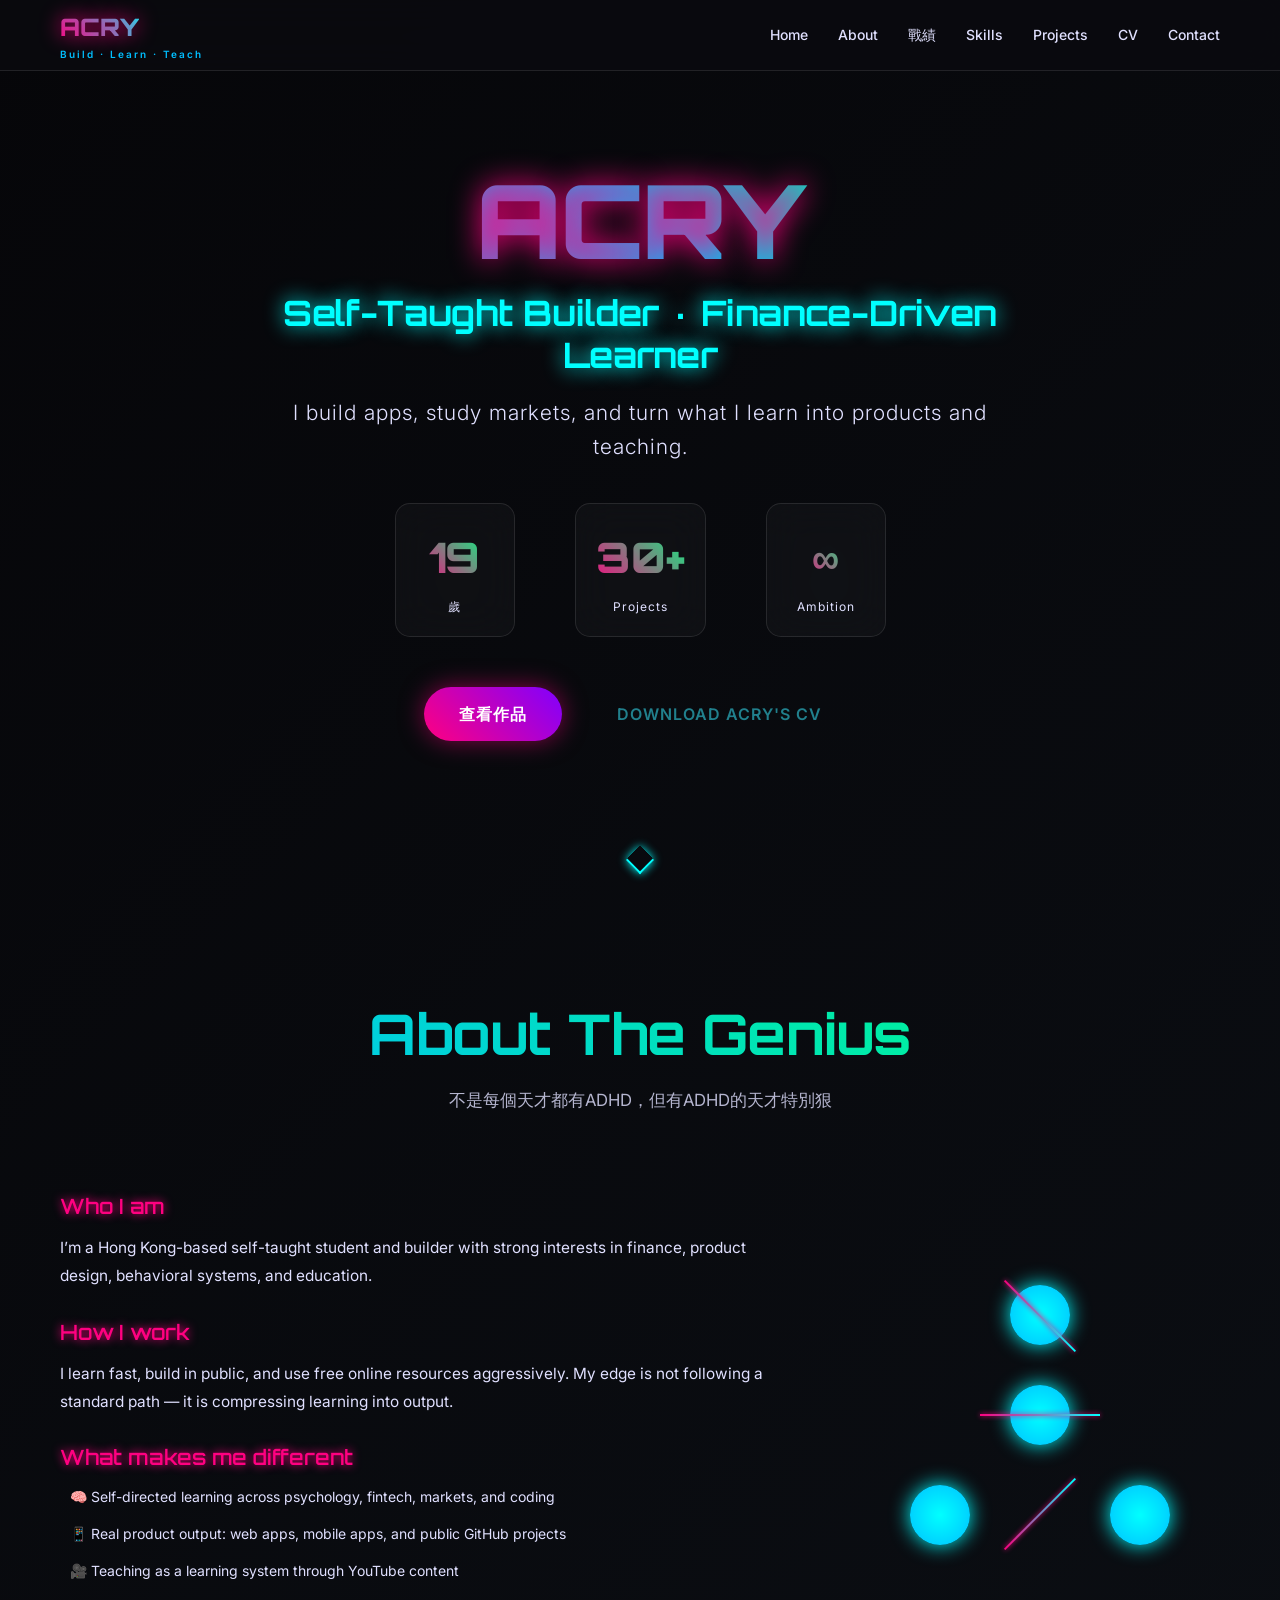
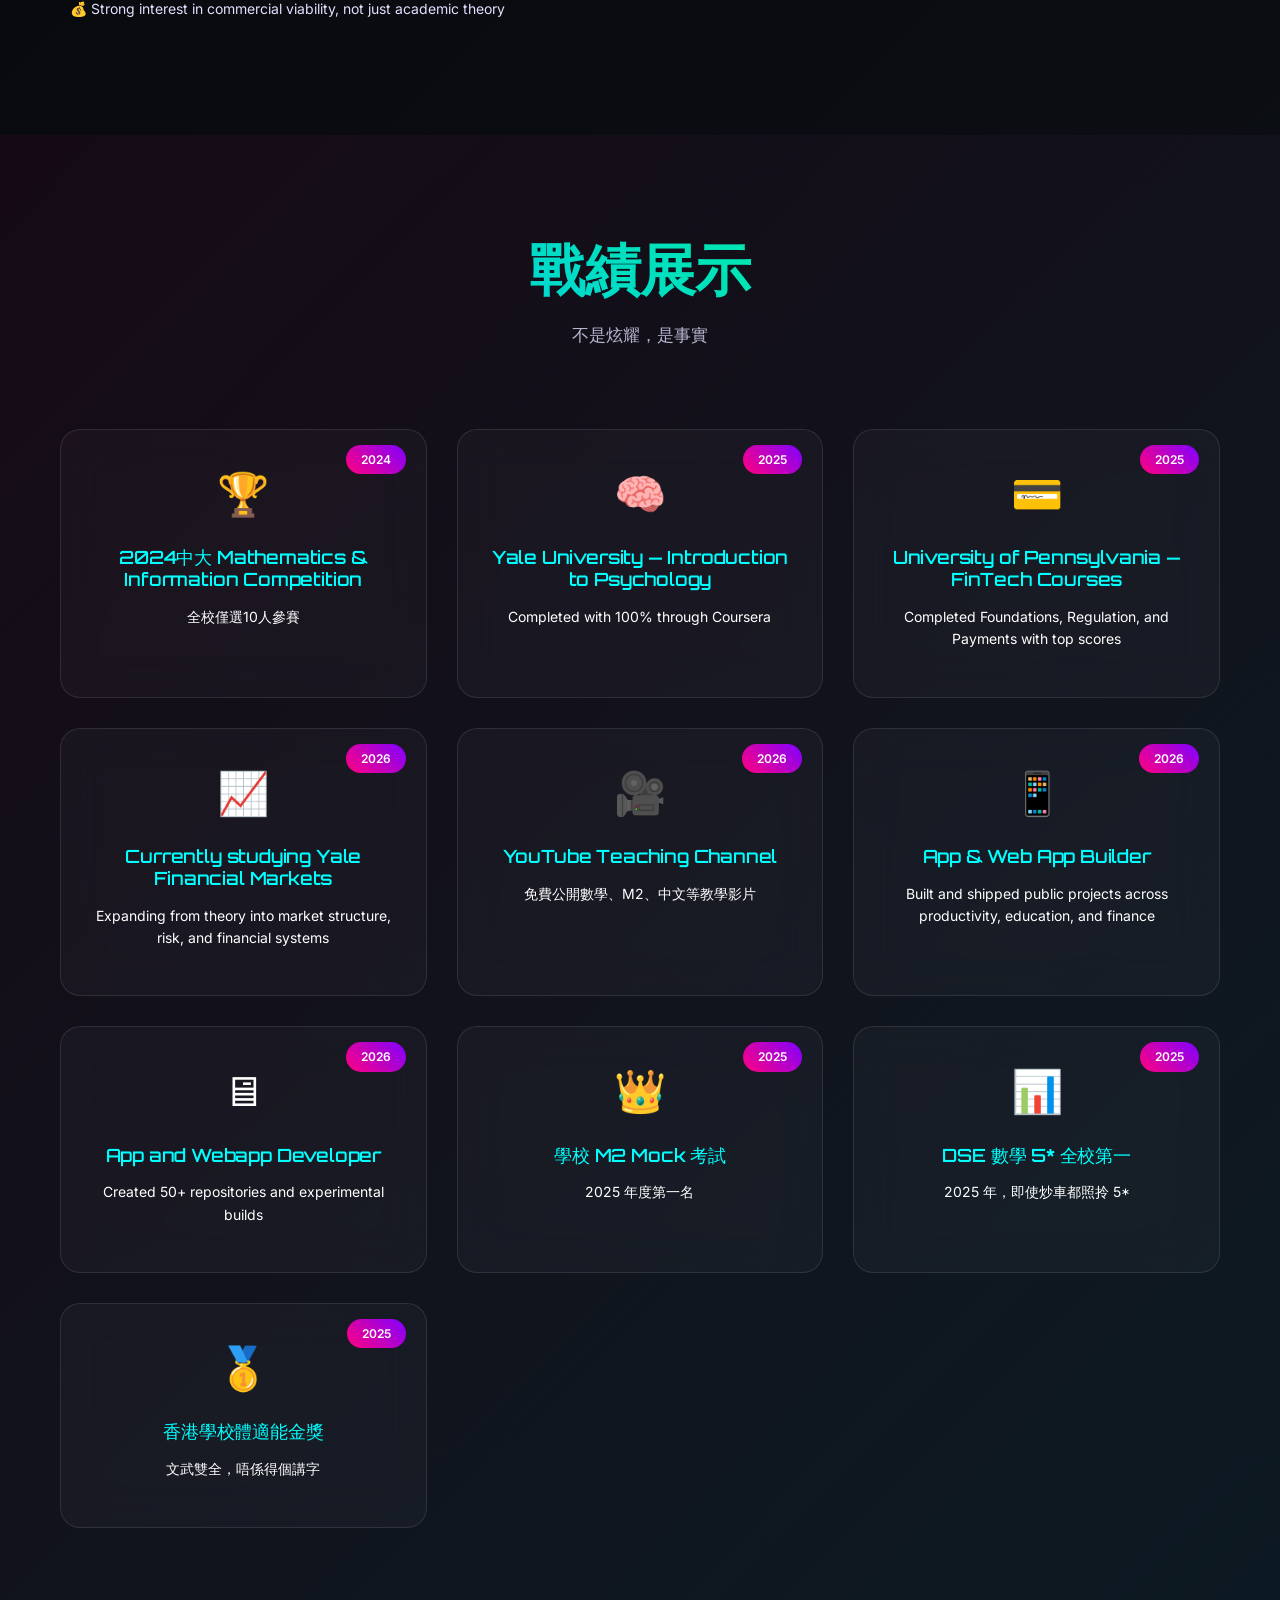
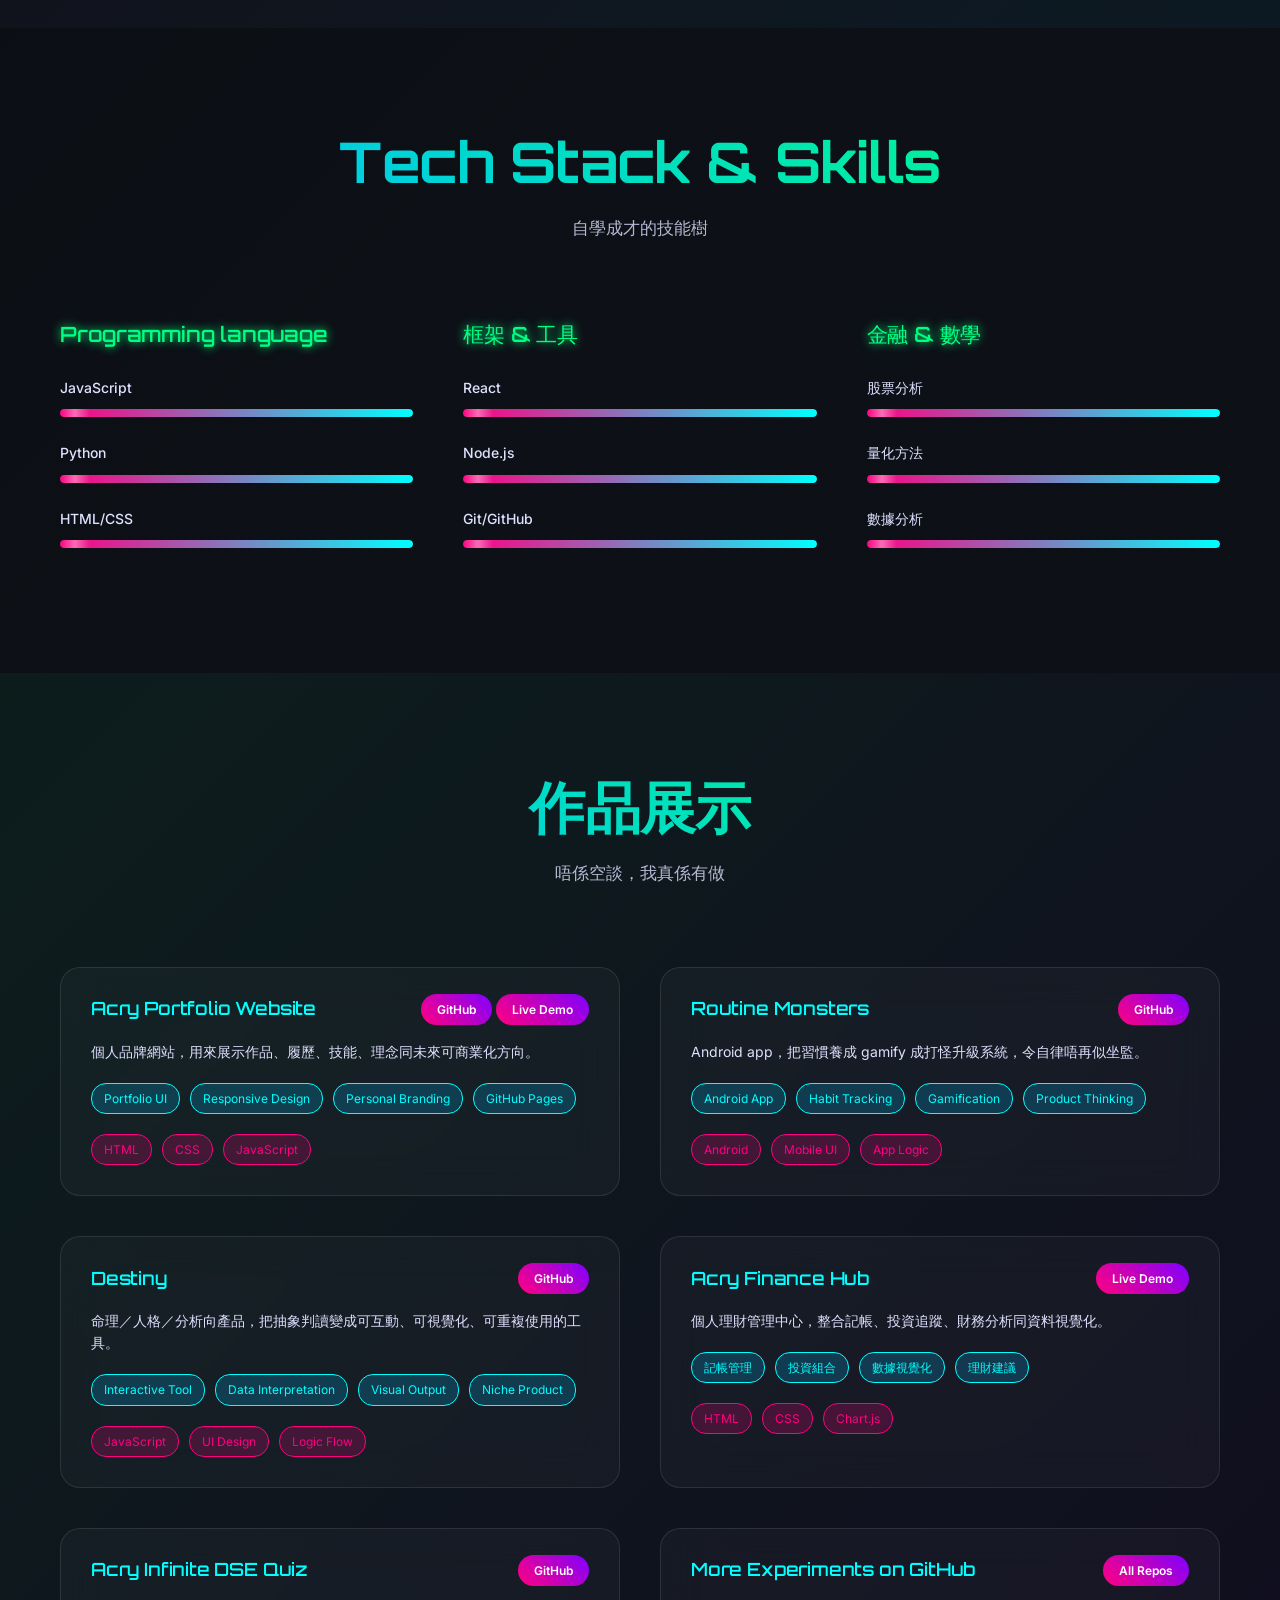
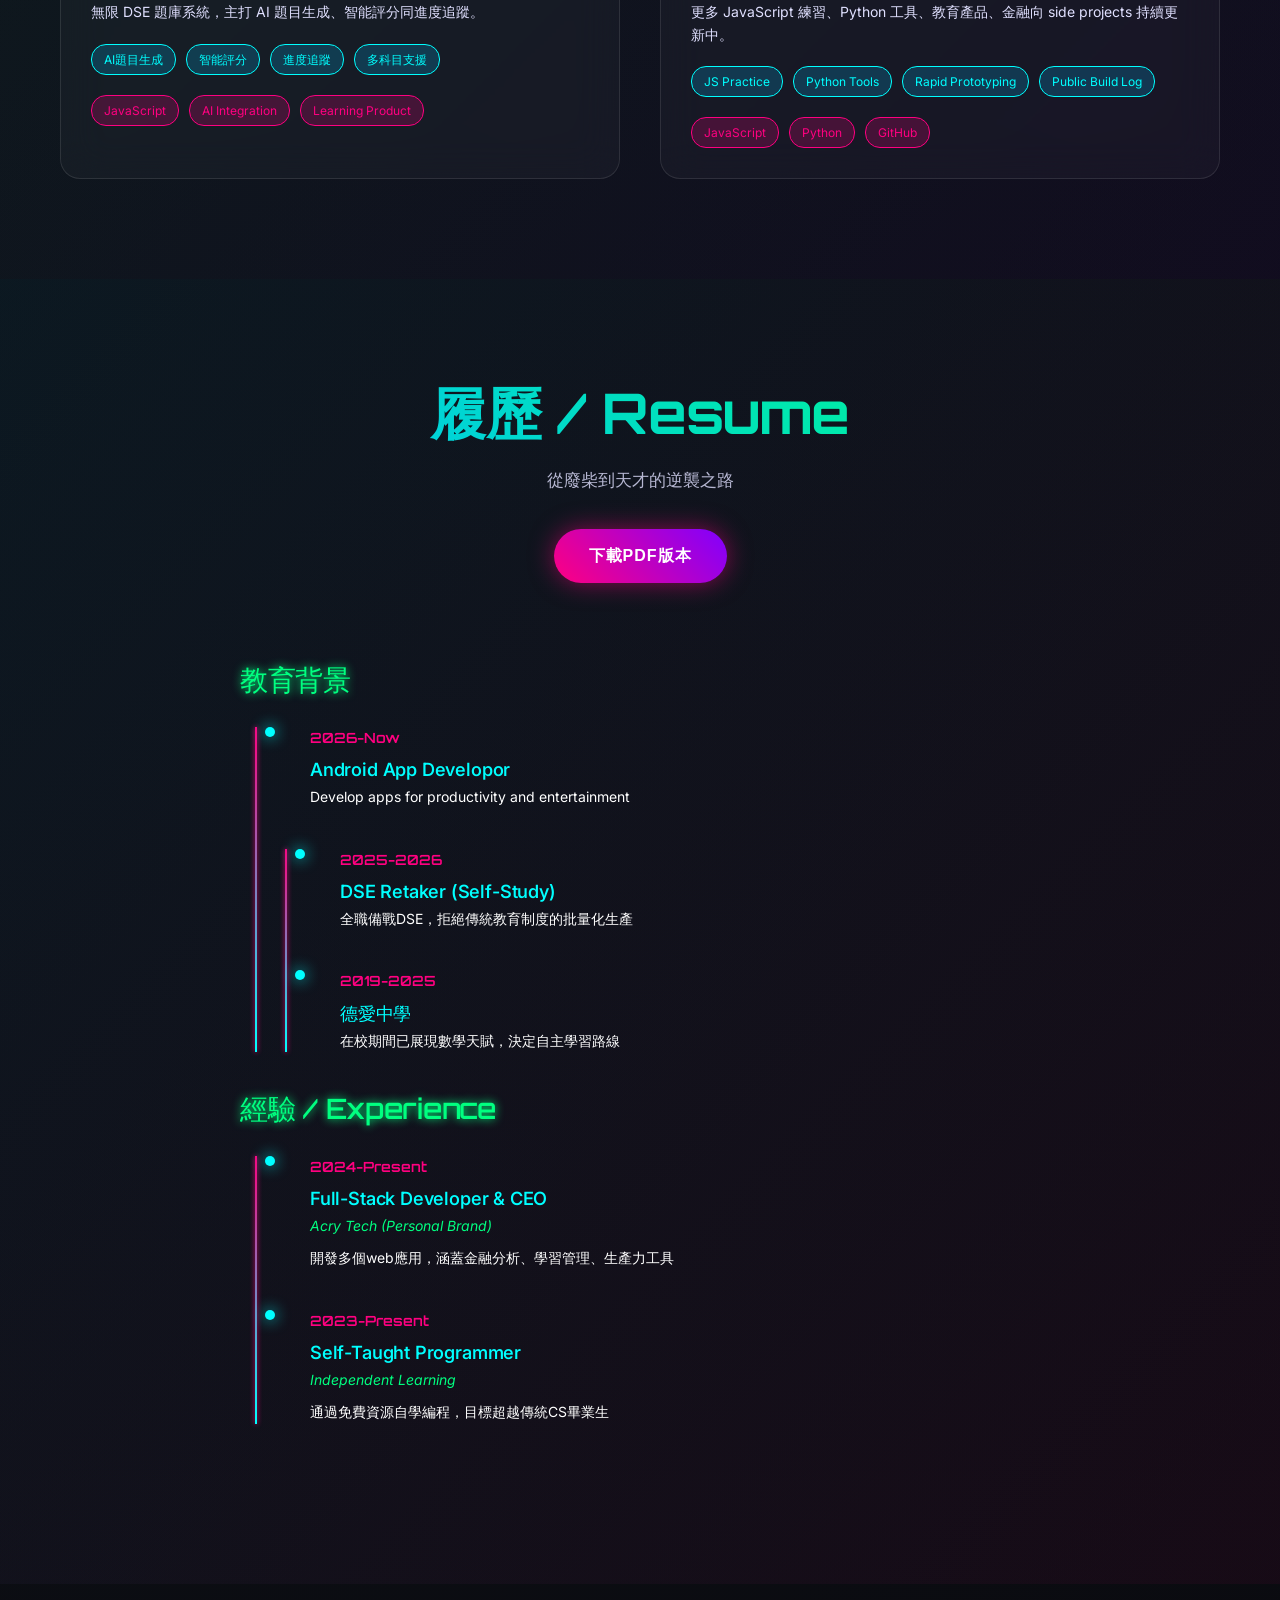
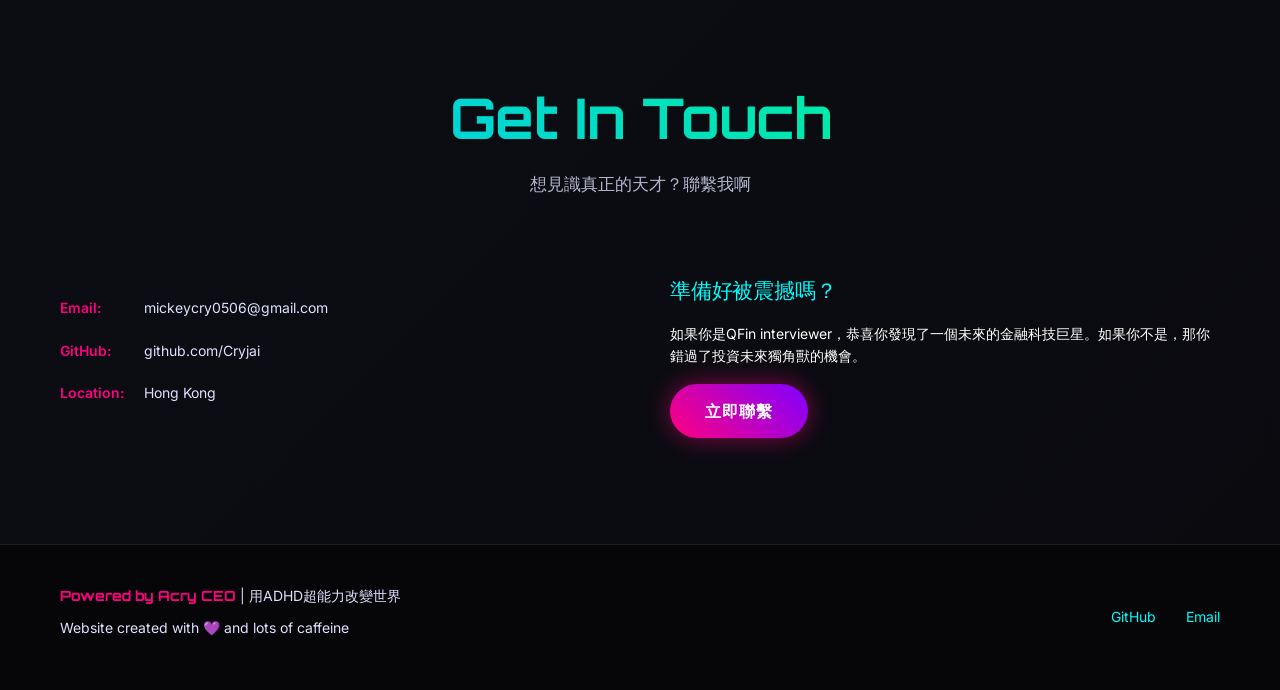
<file: index.html>
<!DOCTYPE html>
<html lang="zh-HK">
<head>
    <meta charset="UTF-8">
    <meta name="viewport" content="width=device-width, initial-scale=1.0">
    <title>Acry Cheng - | ADHD | polymath Portfolio</title>
    <link rel="stylesheet" href="style.css">
    <link href="https://fonts.googleapis.com/css2?family=Orbitron:wght@400;700;900&family=Inter:wght@300;400;500;600;700&display=swap" rel="stylesheet">
</head>
<body>
    <!-- Navigation -->
    <nav class="nav" id="nav">
        <div class="nav-container">
<div class="nav-logo">
  <span class="logo-text">ACRY</span>
  <span class="logo-subtitle">Build · Learn · Teach</span>
</div>
            <ul class="nav-menu" id="nav-menu">
                <li><a href="#home" class="nav-link">Home</a></li>
                <li><a href="#about" class="nav-link">About</a></li>
                <li><a href="#achievements" class="nav-link">戰績</a></li>
                <li><a href="#skills" class="nav-link">Skills</a></li>
                <li><a href="#projects" class="nav-link">Projects</a></li>
                <li><a href="#cv" class="nav-link">CV</a></li>
                <li><a href="#contact" class="nav-link">Contact</a></li>
            </ul>
            <div class="hamburger" id="hamburger">
                <span></span>
                <span></span>
                <span></span>
            </div>
        </div>
    </nav>

    <!-- Hero Section -->
    <section id="home" class="hero">
        <div class="hero-background">
            <div class="matrix-bg" id="matrix-bg"></div>
            <div class="glow-orb glow-orb-1"></div>
            <div class="glow-orb glow-orb-2"></div>
            <div class="glow-orb glow-orb-3"></div>
        </div>
        <div class="hero-content">
            <h1 class="hero-title">
              <span class="title-line">ACRY</span>
              <span class="title-subtitle">Self-Taught Builder · Finance-Driven Learner</span>
            </h1>

            <p class="hero-subtitle">
              I build apps, study markets, and turn what I learn into products and teaching.
            </p>
            <div class="hero-stats">
                <div class="stat">
                    <span class="stat-number">19</span>
                    <span class="stat-label">歲</span>
                </div>
                <div class="stat">
                    <span class="stat-number">30+</span>
                    <span class="stat-label">Projects</span>
                </div>
                <div class="stat">
                    <span class="stat-number">∞</span>
                    <span class="stat-label">Ambition</span>
                </div>
            </div>
            <div class="hero-cta">
                <a href="#projects" class="btn btn-primary">查看作品</a>
                <a class="btn" href="Acry Cheng – CV.pdf" target="_blank" rel="noopener noreferrer">
  Download Acry's CV
</a>

            </div>
        </div>
        <div class="scroll-indicator">
            <div class="scroll-arrow"></div>
        </div>
    </section>

    <!-- About Me Section -->
    <section id="about" class="about">
        <div class="container">
            <div class="section-header">
                <h2 class="section-title">About The Genius</h2>
                <p class="section-subtitle">不是每個天才都有ADHD，但有ADHD的天才特別狠</p>
            </div>
            <div class="about-grid">
               <div class="about-text">
  <h3>Who I am</h3>
  <p>
    I’m a Hong Kong-based self-taught student and builder with strong interests in finance,
    product design, behavioral systems, and education.
  </p>

  <h3>How I work</h3>
  <p>
    I learn fast, build in public, and use free online resources aggressively.
    My edge is not following a standard path — it is compressing learning into output.
  </p>

  <h3>What makes me different</h3>
  <ul class="advantage-list">
    <li>🧠 Self-directed learning across psychology, fintech, markets, and coding</li>
    <li>📱 Real product output: web apps, mobile apps, and public GitHub projects</li>
    <li>🎥 Teaching as a learning system through YouTube content</li>
    <li>💰 Strong interest in commercial viability, not just academic theory</li>
  </ul>
</div>
                <div class="about-visual">
                    <div class="neural-network">
                        <div class="node node-1"></div>
                        <div class="node node-2"></div>
                        <div class="node node-3"></div>
                        <div class="node node-4"></div>
                        <div class="connection con-1"></div>
                        <div class="connection con-2"></div>
                        <div class="connection con-3"></div>
                    </div>
                </div>
            </div>
        </div>
    </section>

<section id="achievements" class="achievements">
  <div class="container">
    <div class="section-header">
      <h2 class="section-title">戰績展示</h2>
      <p class="section-subtitle">不是炫耀，是事實</p>
    </div>

    <div class="achievements-grid">
      <div class="achievement-card">
        <div class="achievement-icon">🏆</div>
        <h3>2024中大 Mathematics & Information Competition</h3>
        <p>全校僅選10人參賽</p>
        <span class="achievement-year">2024</span>
      </div>

      <div class="achievement-card">
        <div class="achievement-icon">🧠</div>
        <h3>Yale University — Introduction to Psychology</h3>
        <p>Completed with 100% through Coursera</p>
        <span class="achievement-year">2025</span>
      </div>

      <div class="achievement-card">
        <div class="achievement-icon">💳</div>
        <h3>University of Pennsylvania — FinTech Courses</h3>
        <p>Completed Foundations, Regulation, and Payments with top scores</p>
        <span class="achievement-year">2025</span>
      </div>

      <div class="achievement-card">
        <div class="achievement-icon">📈</div>
        <h3>Currently studying Yale Financial Markets</h3>
        <p>Expanding from theory into market structure, risk, and financial systems</p>
        <span class="achievement-year">2026</span>
      </div>

      <div class="achievement-card">
        <div class="achievement-icon">🎥</div>
        <h3>YouTube Teaching Channel</h3>
        <p>免費公開數學、M2、中文等教學影片</p>
        <span class="achievement-year">2026</span>
      </div>

      <div class="achievement-card">
        <div class="achievement-icon">📱</div>
        <h3>App & Web App Builder</h3>
        <p>Built and shipped public projects across productivity, education, and finance</p>
        <span class="achievement-year">2026</span>
      </div>

      <div class="achievement-card">
        <div class="achievement-icon">🖥</div>
        <h3>App and Webapp Developer</h3>
        <p>Created 50+ repositories and experimental builds</p>
        <span class="achievement-year">2026</span>
      </div>

      <div class="achievement-card">
        <div class="achievement-icon">👑</div>
        <h3>學校 M2 Mock 考試</h3>
        <p>2025 年度第一名</p>
        <span class="achievement-year">2025</span>
      </div>

      <div class="achievement-card">
        <div class="achievement-icon">📊</div>
        <h3>DSE 數學 5* 全校第一</h3>
        <p>2025 年，即使炒車都照拎 5*</p>
        <span class="achievement-year">2025</span>
      </div>

      <div class="achievement-card">
        <div class="achievement-icon">🥇</div>
        <h3>香港學校體適能金獎</h3>
        <p>文武雙全，唔係得個講字</p>
        <span class="achievement-year">2025</span>
      </div>
    </div>
  </div>
</section>

    <!-- Skills Section -->
    <section id="skills" class="skills">
        <div class="container">
            <div class="section-header">
                <h2 class="section-title">Tech Stack & Skills</h2>
                <p class="section-subtitle">自學成才的技能樹</p>
            </div>
            <div class="skills-grid">
                <div class="skill-category">
                    <h3>Programming language</h3>
                    <div class="skill-list">
                        <div class="skill-item">
                            <span class="skill-name">JavaScript</span>
                            <div class="skill-bar">
                                <div class="skill-progress" data-progress="90"></div>
                            </div>
                        </div>
                        <div class="skill-item">
                            <span class="skill-name">Python</span>
                            <div class="skill-bar">
                                <div class="skill-progress" data-progress="85"></div>
                            </div>
                        </div>
                        <div class="skill-item">
                            <span class="skill-name">HTML/CSS</span>
                            <div class="skill-bar">
                                <div class="skill-progress" data-progress="95"></div>
                            </div>
                        </div>
                    </div>
                </div>
                <div class="skill-category">
                    <h3>框架 & 工具</h3>
                    <div class="skill-list">
                        <div class="skill-item">
                            <span class="skill-name">React</span>
                            <div class="skill-bar">
                                <div class="skill-progress" data-progress="80"></div>
                            </div>
                        </div>
                        <div class="skill-item">
                            <span class="skill-name">Node.js</span>
                            <div class="skill-bar">
                                <div class="skill-progress" data-progress="75"></div>
                            </div>
                        </div>
                        <div class="skill-item">
                            <span class="skill-name">Git/GitHub</span>
                            <div class="skill-bar">
                                <div class="skill-progress" data-progress="90"></div>
                            </div>
                        </div>
                    </div>
                </div>
                <div class="skill-category">
                    <h3>金融 & 數學</h3>
                    <div class="skill-list">
                        <div class="skill-item">
                            <span class="skill-name">股票分析</span>
                            <div class="skill-bar">
                                <div class="skill-progress" data-progress="85"></div>
                            </div>
                        </div>
                        <div class="skill-item">
                            <span class="skill-name">量化方法</span>
                            <div class="skill-bar">
                                <div class="skill-progress" data-progress="80"></div>
                            </div>
                        </div>
                        <div class="skill-item">
                            <span class="skill-name">數據分析</span>
                            <div class="skill-bar">
                                <div class="skill-progress" data-progress="88"></div>
                            </div>
                        </div>
                    </div>
                </div>
            </div>
        </div>
    </section>

   <!-- Projects Section -->
<section id="projects" class="projects">
  <div class="container">
    <div class="section-header">
      <h2 class="section-title">作品展示</h2>
      <p class="section-subtitle">唔係空談，我真係有做</p>
    </div>

    <div class="projects-grid">
      <div class="project-card">
        <div class="project-header">
          <h3>Acry Portfolio Website</h3>
          <div class="project-links">
            <a href="https://github.com/Cryjai/Acry" target="_blank" rel="noopener noreferrer" class="project-link">GitHub</a>
            <a href="https://cryjai.github.io/Acry/" target="_blank" rel="noopener noreferrer" class="project-link">Live Demo</a>
          </div>
        </div>
        <p class="project-description">個人品牌網站，用來展示作品、履歷、技能、理念同未來可商業化方向。</p>
        <div class="project-features">
          <span class="feature">Portfolio UI</span>
          <span class="feature">Responsive Design</span>
          <span class="feature">Personal Branding</span>
          <span class="feature">GitHub Pages</span>
        </div>
        <div class="project-tech">
          <span class="tech-tag">HTML</span>
          <span class="tech-tag">CSS</span>
          <span class="tech-tag">JavaScript</span>
        </div>
      </div>

      <div class="project-card">
        <div class="project-header">
          <h3>Routine Monsters</h3>
          <div class="project-links">
            <a href="https://github.com/Cryjai?tab=repositories" target="_blank" rel="noopener noreferrer" class="project-link">GitHub</a>
          </div>
        </div>
        <p class="project-description">Android app，把習慣養成 gamify 成打怪升級系統，令自律唔再似坐監。</p>
        <div class="project-features">
          <span class="feature">Android App</span>
          <span class="feature">Habit Tracking</span>
          <span class="feature">Gamification</span>
          <span class="feature">Product Thinking</span>
        </div>
        <div class="project-tech">
          <span class="tech-tag">Android</span>
          <span class="tech-tag">Mobile UI</span>
          <span class="tech-tag">App Logic</span>
        </div>
      </div>

      <div class="project-card">
        <div class="project-header">
          <h3>Destiny</h3>
          <div class="project-links">
            <a href="https://github.com/Cryjai?tab=repositories" target="_blank" rel="noopener noreferrer" class="project-link">GitHub</a>
          </div>
        </div>
        <p class="project-description">命理／人格／分析向產品，把抽象判讀變成可互動、可視覺化、可重複使用的工具。</p>
        <div class="project-features">
          <span class="feature">Interactive Tool</span>
          <span class="feature">Data Interpretation</span>
          <span class="feature">Visual Output</span>
          <span class="feature">Niche Product</span>
        </div>
        <div class="project-tech">
          <span class="tech-tag">JavaScript</span>
          <span class="tech-tag">UI Design</span>
          <span class="tech-tag">Logic Flow</span>
        </div>
      </div>

      <div class="project-card">
        <div class="project-header">
          <h3>Acry Finance Hub</h3>
          <div class="project-links">
            <a href="https://cryjai.github.io/acry-finance-hub/#" target="_blank" rel="noopener noreferrer" class="project-link">Live Demo</a>
          </div>
        </div>
        <p class="project-description">個人理財管理中心，整合記帳、投資追蹤、財務分析同資料視覺化。</p>
        <div class="project-features">
          <span class="feature">記帳管理</span>
          <span class="feature">投資組合</span>
          <span class="feature">數據視覺化</span>
          <span class="feature">理財建議</span>
        </div>
        <div class="project-tech">
          <span class="tech-tag">HTML</span>
          <span class="tech-tag">CSS</span>
          <span class="tech-tag">Chart.js</span>
        </div>
      </div>

      <div class="project-card">
        <div class="project-header">
          <h3>Acry Infinite DSE Quiz</h3>
          <div class="project-links">
            <a href="https://github.com/Cryjai/acry-infinite-dse-quiz" target="_blank" rel="noopener noreferrer" class="project-link">GitHub</a>
          </div>
        </div>
        <p class="project-description">無限 DSE 題庫系統，主打 AI 題目生成、智能評分同進度追蹤。</p>
        <div class="project-features">
          <span class="feature">AI題目生成</span>
          <span class="feature">智能評分</span>
          <span class="feature">進度追蹤</span>
          <span class="feature">多科目支援</span>
        </div>
        <div class="project-tech">
          <span class="tech-tag">JavaScript</span>
          <span class="tech-tag">AI Integration</span>
          <span class="tech-tag">Learning Product</span>
        </div>
      </div>

      <div class="project-card">
        <div class="project-header">
          <h3>More Experiments on GitHub</h3>
          <div class="project-links">
            <a href="https://github.com/Cryjai?tab=repositories" target="_blank" rel="noopener noreferrer" class="project-link">All Repos</a>
          </div>
        </div>
        <p class="project-description">更多 JavaScript 練習、Python 工具、教育產品、金融向 side projects 持續更新中。</p>
        <div class="project-features">
          <span class="feature">JS Practice</span>
          <span class="feature">Python Tools</span>
          <span class="feature">Rapid Prototyping</span>
          <span class="feature">Public Build Log</span>
        </div>
        <div class="project-tech">
          <span class="tech-tag">JavaScript</span>
          <span class="tech-tag">Python</span>
          <span class="tech-tag">GitHub</span>
        </div>
      </div>
    </div>
  </div>
</section>
    
    <!-- CV Section -->
    <section id="cv" class="cv">
        <div class="container">
            <div class="section-header">
                <h2 class="section-title">履歷 / Resume</h2>
                <p class="section-subtitle">從廢柴到天才的逆襲之路</p>
                <button class="btn btn-primary download-cv">下載PDF版本</button>
            </div>
            <div class="cv-content">
                <div class="cv-section">
                    <h3>教育背景</h3>
                    <div class="timeline">
                        <div class="timeline-item">
                            <div class="timeline-date">2026-Now</div>
                            <div class="timeline-content">
                                <h4>Android App Developor</h4>
                                <p>Develop apps for productivity and entertainment</p>
                            </div>
                        </div>
                    <div class="timeline">
                        <div class="timeline-item">
                            <div class="timeline-date">2025-2026</div>
                            <div class="timeline-content">
                                <h4>DSE Retaker (Self-Study)</h4>
                                <p>全職備戰DSE，拒絕傳統教育制度的批量化生產</p>
                            </div>
                        </div>
                        <div class="timeline-item">
                            <div class="timeline-date">2019-2025</div>
                            <div class="timeline-content">
                                <h4>德愛中學</h4>
                                <p>在校期間已展現數學天賦，決定自主學習路線</p>
                            </div>
                        </div>
                    </div>
                </div>

                <div class="cv-section">
                    <h3>經驗 / Experience</h3>
                    <div class="timeline">
                        <div class="timeline-item">
                            <div class="timeline-date">2024-Present</div>
                            <div class="timeline-content">
                                <h4>Full-Stack Developer & CEO</h4>
                                <p class="company">Acry Tech (Personal Brand)</p>
                                <p>開發多個web應用，涵蓋金融分析、學習管理、生產力工具</p>
                            </div>
                        </div>
                        <div class="timeline-item">
                            <div class="timeline-date">2023-Present</div>
                            <div class="timeline-content">
                                <h4>Self-Taught Programmer</h4>
                                <p class="company">Independent Learning</p>
                                <p>通過免費資源自學編程，目標超越傳統CS畢業生</p>
                            </div>
                        </div>
                    </div>
                </div>
            </div>
        </div>
    </section>

    <!-- Contact Section -->
    <section id="contact" class="contact">
        <div class="container">
            <div class="section-header">
                <h2 class="section-title">Get In Touch</h2>
                <p class="section-subtitle">想見識真正的天才？聯繫我啊</p>
            </div>
            <div class="contact-content">
                <div class="contact-info">
                    <div class="contact-item">
                        <span class="contact-label">Email:</span>
                        <a href="mailto:mickeycry0506@gmail.com" class="contact-value">mickeycry0506@gmail.com</a>
                    </div>
                    <div class="contact-item">
                        <span class="contact-label">GitHub:</span>
                        <a href="https://github.com/Cryjai" target="_blank" class="contact-value">github.com/Cryjai</a>
                    </div>
                    <div class="contact-item">
                        <span class="contact-label">Location:</span>
                        <span class="contact-value">Hong Kong</span>
                    </div>
                </div>
                <div class="contact-cta">
                    <h3>準備好被震撼嗎？</h3>
                    <p>如果你是QFin interviewer，恭喜你發現了一個未來的金融科技巨星。如果你不是，那你錯過了投資未來獨角獸的機會。</p>
                    <a href="mailto:mickeycry0506@gmail.com" class="btn btn-primary">立即聯繫</a>
                </div>
            </div>
        </div>
    </section>

    <!-- Footer -->
    <footer class="footer">
        <div class="container">
            <div class="footer-content">
                <div class="footer-text">
                    <p><strong>Powered by Acry CEO</strong> | 用ADHD超能力改變世界</p>
                    <p>Website created with 💜 and lots of caffeine</p>
                </div>
                <div class="footer-links">
                    <a href="https://github.com/Cryjai" target="_blank">GitHub</a>
                    <a href="mailto:mickeycry0506@gmail.com">Email</a>
                </div>
            </div>
        </div>
    </footer>

    <script src="app.js"></script>
</body>
</html>
</file>
<file: style.css>
:root {
  /* Primitive Color Tokens */
  --color-white: rgba(255, 255, 255, 1);
  --color-black: rgba(0, 0, 0, 1);
  --color-cream-50: rgba(252, 252, 249, 1);
  --color-cream-100: rgba(255, 255, 253, 1);
  --color-gray-200: rgba(245, 245, 245, 1);
  --color-gray-300: rgba(167, 169, 169, 1);
  --color-gray-400: rgba(119, 124, 124, 1);
  --color-slate-500: rgba(98, 108, 113, 1);
  --color-brown-600: rgba(94, 82, 64, 1);
  --color-charcoal-700: rgba(31, 33, 33, 1);
  --color-charcoal-800: rgba(38, 40, 40, 1);
  --color-slate-900: rgba(19, 52, 59, 1);
  --color-teal-300: rgba(50, 184, 198, 1);
  --color-teal-400: rgba(45, 166, 178, 1);
  --color-teal-500: rgba(33, 128, 141, 1);
  --color-teal-600: rgba(29, 116, 128, 1);
  --color-teal-700: rgba(26, 104, 115, 1);
  --color-teal-800: rgba(41, 150, 161, 1);
  --color-red-400: rgba(255, 84, 89, 1);
  --color-red-500: rgba(192, 21, 47, 1);
  --color-orange-400: rgba(230, 129, 97, 1);
  --color-orange-500: rgba(168, 75, 47, 1);

  /* RGB versions for opacity control */
  --color-brown-600-rgb: 94, 82, 64;
  --color-teal-500-rgb: 33, 128, 141;
  --color-slate-900-rgb: 19, 52, 59;
  --color-slate-500-rgb: 98, 108, 113;
  --color-red-500-rgb: 192, 21, 47;
  --color-red-400-rgb: 255, 84, 89;
  --color-orange-500-rgb: 168, 75, 47;
  --color-orange-400-rgb: 230, 129, 97;

  /* Background color tokens (Light Mode) */
  --color-bg-1: rgba(59, 130, 246, 0.08); /* Light blue */
  --color-bg-2: rgba(245, 158, 11, 0.08); /* Light yellow */
  --color-bg-3: rgba(34, 197, 94, 0.08); /* Light green */
  --color-bg-4: rgba(239, 68, 68, 0.08); /* Light red */
  --color-bg-5: rgba(147, 51, 234, 0.08); /* Light purple */
  --color-bg-6: rgba(249, 115, 22, 0.08); /* Light orange */
  --color-bg-7: rgba(236, 72, 153, 0.08); /* Light pink */
  --color-bg-8: rgba(6, 182, 212, 0.08); /* Light cyan */

  /* Semantic Color Tokens (Light Mode) */
  --color-background: var(--color-cream-50);
  --color-surface: var(--color-cream-100);
  --color-text: var(--color-slate-900);
  --color-text-secondary: var(--color-slate-500);
  --color-primary: var(--color-teal-500);
  --color-primary-hover: var(--color-teal-600);
  --color-primary-active: var(--color-teal-700);
  --color-secondary: rgba(var(--color-brown-600-rgb), 0.12);
  --color-secondary-hover: rgba(var(--color-brown-600-rgb), 0.2);
  --color-secondary-active: rgba(var(--color-brown-600-rgb), 0.25);
  --color-border: rgba(var(--color-brown-600-rgb), 0.2);
  --color-btn-primary-text: var(--color-cream-50);
  --color-card-border: rgba(var(--color-brown-600-rgb), 0.12);
  --color-card-border-inner: rgba(var(--color-brown-600-rgb), 0.12);
  --color-error: var(--color-red-500);
  --color-success: var(--color-teal-500);
  --color-warning: var(--color-orange-500);
  --color-info: var(--color-slate-500);
  --color-focus-ring: rgba(var(--color-teal-500-rgb), 0.4);
  --color-select-caret: rgba(var(--color-slate-900-rgb), 0.8);

  /* Common style patterns */
  --focus-ring: 0 0 0 3px var(--color-focus-ring);
  --focus-outline: 2px solid var(--color-primary);
  --status-bg-opacity: 0.15;
  --status-border-opacity: 0.25;
  --select-caret-light: url("data:image/svg+xml,%3Csvg xmlns='http://www.w3.org/2000/svg' width='16' height='16' viewBox='0 0 24 24' fill='none' stroke='%23134252' stroke-width='2' stroke-linecap='round' stroke-linejoin='round'%3E%3Cpolyline points='6 9 12 15 18 9'%3E%3C/polyline%3E%3C/svg%3E");
  --select-caret-dark: url("data:image/svg+xml,%3Csvg xmlns='http://www.w3.org/2000/svg' width='16' height='16' viewBox='0 0 24 24' fill='none' stroke='%23f5f5f5' stroke-width='2' stroke-linecap='round' stroke-linejoin='round'%3E%3Cpolyline points='6 9 12 15 18 9'%3E%3C/polyline%3E%3C/svg%3E");

  /* RGB versions for opacity control */
  --color-success-rgb: 33, 128, 141;
  --color-error-rgb: 192, 21, 47;
  --color-warning-rgb: 168, 75, 47;
  --color-info-rgb: 98, 108, 113;

  /* Typography */
  --font-family-base: "FKGroteskNeue", "Geist", "Inter", -apple-system,
    BlinkMacSystemFont, "Segoe UI", Roboto, sans-serif;
  --font-family-mono: "Berkeley Mono", ui-monospace, SFMono-Regular, Menlo,
    Monaco, Consolas, monospace;
  --font-size-xs: 11px;
  --font-size-sm: 12px;
  --font-size-base: 14px;
  --font-size-md: 14px;
  --font-size-lg: 16px;
  --font-size-xl: 18px;
  --font-size-2xl: 20px;
  --font-size-3xl: 24px;
  --font-size-4xl: 30px;
  --font-weight-normal: 400;
  --font-weight-medium: 500;
  --font-weight-semibold: 550;
  --font-weight-bold: 600;
  --line-height-tight: 1.2;
  --line-height-normal: 1.5;
  --letter-spacing-tight: -0.01em;

  /* Spacing */
  --space-0: 0;
  --space-1: 1px;
  --space-2: 2px;
  --space-4: 4px;
  --space-6: 6px;
  --space-8: 8px;
  --space-10: 10px;
  --space-12: 12px;
  --space-16: 16px;
  --space-20: 20px;
  --space-24: 24px;
  --space-32: 32px;

  /* Border Radius */
  --radius-sm: 6px;
  --radius-base: 8px;
  --radius-md: 10px;
  --radius-lg: 12px;
  --radius-full: 9999px;

  /* Shadows */
  --shadow-xs: 0 1px 2px rgba(0, 0, 0, 0.02);
  --shadow-sm: 0 1px 3px rgba(0, 0, 0, 0.04), 0 1px 2px rgba(0, 0, 0, 0.02);
  --shadow-md: 0 4px 6px -1px rgba(0, 0, 0, 0.04),
    0 2px 4px -1px rgba(0, 0, 0, 0.02);
  --shadow-lg: 0 10px 15px -3px rgba(0, 0, 0, 0.04),
    0 4px 6px -2px rgba(0, 0, 0, 0.02);
  --shadow-inset-sm: inset 0 1px 0 rgba(255, 255, 255, 0.15),
    inset 0 -1px 0 rgba(0, 0, 0, 0.03);

  /* Animation */
  --duration-fast: 150ms;
  --duration-normal: 250ms;
  --ease-standard: cubic-bezier(0.16, 1, 0.3, 1);

  /* Layout */
  --container-sm: 640px;
  --container-md: 768px;
  --container-lg: 1024px;
  --container-xl: 1280px;
}

/* Dark mode colors */
@media (prefers-color-scheme: dark) {
  :root {
    /* RGB versions for opacity control (Dark Mode) */
    --color-gray-400-rgb: 119, 124, 124;
    --color-teal-300-rgb: 50, 184, 198;
    --color-gray-300-rgb: 167, 169, 169;
    --color-gray-200-rgb: 245, 245, 245;

    /* Background color tokens (Dark Mode) */
    --color-bg-1: rgba(29, 78, 216, 0.15); /* Dark blue */
    --color-bg-2: rgba(180, 83, 9, 0.15); /* Dark yellow */
    --color-bg-3: rgba(21, 128, 61, 0.15); /* Dark green */
    --color-bg-4: rgba(185, 28, 28, 0.15); /* Dark red */
    --color-bg-5: rgba(107, 33, 168, 0.15); /* Dark purple */
    --color-bg-6: rgba(194, 65, 12, 0.15); /* Dark orange */
    --color-bg-7: rgba(190, 24, 93, 0.15); /* Dark pink */
    --color-bg-8: rgba(8, 145, 178, 0.15); /* Dark cyan */

    /* Semantic Color Tokens (Dark Mode) */
    --color-background: var(--color-charcoal-700);
    --color-surface: var(--color-charcoal-800);
    --color-text: var(--color-gray-200);
    --color-text-secondary: rgba(var(--color-gray-300-rgb), 0.7);
    --color-primary: var(--color-teal-300);
    --color-primary-hover: var(--color-teal-400);
    --color-primary-active: var(--color-teal-800);
    --color-secondary: rgba(var(--color-gray-400-rgb), 0.15);
    --color-secondary-hover: rgba(var(--color-gray-400-rgb), 0.25);
    --color-secondary-active: rgba(var(--color-gray-400-rgb), 0.3);
    --color-border: rgba(var(--color-gray-400-rgb), 0.3);
    --color-error: var(--color-red-400);
    --color-success: var(--color-teal-300);
    --color-warning: var(--color-orange-400);
    --color-info: var(--color-gray-300);
    --color-focus-ring: rgba(var(--color-teal-300-rgb), 0.4);
    --color-btn-primary-text: var(--color-slate-900);
    --color-card-border: rgba(var(--color-gray-400-rgb), 0.2);
    --color-card-border-inner: rgba(var(--color-gray-400-rgb), 0.15);
    --shadow-inset-sm: inset 0 1px 0 rgba(255, 255, 255, 0.1),
      inset 0 -1px 0 rgba(0, 0, 0, 0.15);
    --button-border-secondary: rgba(var(--color-gray-400-rgb), 0.2);
    --color-border-secondary: rgba(var(--color-gray-400-rgb), 0.2);
    --color-select-caret: rgba(var(--color-gray-200-rgb), 0.8);

    /* Common style patterns - updated for dark mode */
    --focus-ring: 0 0 0 3px var(--color-focus-ring);
    --focus-outline: 2px solid var(--color-primary);
    --status-bg-opacity: 0.15;
    --status-border-opacity: 0.25;
    --select-caret-light: url("data:image/svg+xml,%3Csvg xmlns='http://www.w3.org/2000/svg' width='16' height='16' viewBox='0 0 24 24' fill='none' stroke='%23134252' stroke-width='2' stroke-linecap='round' stroke-linejoin='round'%3E%3Cpolyline points='6 9 12 15 18 9'%3E%3C/polyline%3E%3C/svg%3E");
    --select-caret-dark: url("data:image/svg+xml,%3Csvg xmlns='http://www.w3.org/2000/svg' width='16' height='16' viewBox='0 0 24 24' fill='none' stroke='%23f5f5f5' stroke-width='2' stroke-linecap='round' stroke-linejoin='round'%3E%3Cpolyline points='6 9 12 15 18 9'%3E%3C/polyline%3E%3C/svg%3E");

    /* RGB versions for dark mode */
    --color-success-rgb: var(--color-teal-300-rgb);
    --color-error-rgb: var(--color-red-400-rgb);
    --color-warning-rgb: var(--color-orange-400-rgb);
    --color-info-rgb: var(--color-gray-300-rgb);
  }
}

/* Data attribute for manual theme switching */
[data-color-scheme="dark"] {
  /* RGB versions for opacity control (dark mode) */
  --color-gray-400-rgb: 119, 124, 124;
  --color-teal-300-rgb: 50, 184, 198;
  --color-gray-300-rgb: 167, 169, 169;
  --color-gray-200-rgb: 245, 245, 245;

  /* Colorful background palette - Dark Mode */
  --color-bg-1: rgba(29, 78, 216, 0.15); /* Dark blue */
  --color-bg-2: rgba(180, 83, 9, 0.15); /* Dark yellow */
  --color-bg-3: rgba(21, 128, 61, 0.15); /* Dark green */
  --color-bg-4: rgba(185, 28, 28, 0.15); /* Dark red */
  --color-bg-5: rgba(107, 33, 168, 0.15); /* Dark purple */
  --color-bg-6: rgba(194, 65, 12, 0.15); /* Dark orange */
  --color-bg-7: rgba(190, 24, 93, 0.15); /* Dark pink */
  --color-bg-8: rgba(8, 145, 178, 0.15); /* Dark cyan */

  /* Semantic Color Tokens (Dark Mode) */
  --color-background: var(--color-charcoal-700);
  --color-surface: var(--color-charcoal-800);
  --color-text: var(--color-gray-200);
  --color-text-secondary: rgba(var(--color-gray-300-rgb), 0.7);
  --color-primary: var(--color-teal-300);
  --color-primary-hover: var(--color-teal-400);
  --color-primary-active: var(--color-teal-800);
  --color-secondary: rgba(var(--color-gray-400-rgb), 0.15);
  --color-secondary-hover: rgba(var(--color-gray-400-rgb), 0.25);
  --color-secondary-active: rgba(var(--color-gray-400-rgb), 0.3);
  --color-border: rgba(var(--color-gray-400-rgb), 0.3);
  --color-error: var(--color-red-400);
  --color-success: var(--color-teal-300);
  --color-warning: var(--color-orange-400);
  --color-info: var(--color-gray-300);
  --color-focus-ring: rgba(var(--color-teal-300-rgb), 0.4);
  --color-btn-primary-text: var(--color-slate-900);
  --color-card-border: rgba(var(--color-gray-400-rgb), 0.15);
  --color-card-border-inner: rgba(var(--color-gray-400-rgb), 0.15);
  --shadow-inset-sm: inset 0 1px 0 rgba(255, 255, 255, 0.1),
    inset 0 -1px 0 rgba(0, 0, 0, 0.15);
  --color-border-secondary: rgba(var(--color-gray-400-rgb), 0.2);
  --color-select-caret: rgba(var(--color-gray-200-rgb), 0.8);

  /* Common style patterns - updated for dark mode */
  --focus-ring: 0 0 0 3px var(--color-focus-ring);
  --focus-outline: 2px solid var(--color-primary);
  --status-bg-opacity: 0.15;
  --status-border-opacity: 0.25;
  --select-caret-light: url("data:image/svg+xml,%3Csvg xmlns='http://www.w3.org/2000/svg' width='16' height='16' viewBox='0 0 24 24' fill='none' stroke='%23134252' stroke-width='2' stroke-linecap='round' stroke-linejoin='round'%3E%3Cpolyline points='6 9 12 15 18 9'%3E%3C/polyline%3E%3C/svg%3E");
  --select-caret-dark: url("data:image/svg+xml,%3Csvg xmlns='http://www.w3.org/2000/svg' width='16' height='16' viewBox='0 0 24 24' fill='none' stroke='%23f5f5f5' stroke-width='2' stroke-linecap='round' stroke-linejoin='round'%3E%3Cpolyline points='6 9 12 15 18 9'%3E%3C/polyline%3E%3C/svg%3E");

  /* RGB versions for dark mode */
  --color-success-rgb: var(--color-teal-300-rgb);
  --color-error-rgb: var(--color-red-400-rgb);
  --color-warning-rgb: var(--color-orange-400-rgb);
  --color-info-rgb: var(--color-gray-300-rgb);
}

[data-color-scheme="light"] {
  /* RGB versions for opacity control (light mode) */
  --color-brown-600-rgb: 94, 82, 64;
  --color-teal-500-rgb: 33, 128, 141;
  --color-slate-900-rgb: 19, 52, 59;

  /* Semantic Color Tokens (Light Mode) */
  --color-background: var(--color-cream-50);
  --color-surface: var(--color-cream-100);
  --color-text: var(--color-slate-900);
  --color-text-secondary: var(--color-slate-500);
  --color-primary: var(--color-teal-500);
  --color-primary-hover: var(--color-teal-600);
  --color-primary-active: var(--color-teal-700);
  --color-secondary: rgba(var(--color-brown-600-rgb), 0.12);
  --color-secondary-hover: rgba(var(--color-brown-600-rgb), 0.2);
  --color-secondary-active: rgba(var(--color-brown-600-rgb), 0.25);
  --color-border: rgba(var(--color-brown-600-rgb), 0.2);
  --color-btn-primary-text: var(--color-cream-50);
  --color-card-border: rgba(var(--color-brown-600-rgb), 0.12);
  --color-card-border-inner: rgba(var(--color-brown-600-rgb), 0.12);
  --color-error: var(--color-red-500);
  --color-success: var(--color-teal-500);
  --color-warning: var(--color-orange-500);
  --color-info: var(--color-slate-500);
  --color-focus-ring: rgba(var(--color-teal-500-rgb), 0.4);

  /* RGB versions for light mode */
  --color-success-rgb: var(--color-teal-500-rgb);
  --color-error-rgb: var(--color-red-500-rgb);
  --color-warning-rgb: var(--color-orange-500-rgb);
  --color-info-rgb: var(--color-slate-500-rgb);
}

/* Base styles */
html {
  font-size: var(--font-size-base);
  font-family: var(--font-family-base);
  line-height: var(--line-height-normal);
  color: var(--color-text);
  background-color: var(--color-background);
  -webkit-font-smoothing: antialiased;
  box-sizing: border-box;
}

body {
  margin: 0;
  padding: 0;
}

*,
*::before,
*::after {
  box-sizing: inherit;
}

/* Typography */
h1,
h2,
h3,
h4,
h5,
h6 {
  margin: 0;
  font-weight: var(--font-weight-semibold);
  line-height: var(--line-height-tight);
  color: var(--color-text);
  letter-spacing: var(--letter-spacing-tight);
}

h1 {
  font-size: var(--font-size-4xl);
}
h2 {
  font-size: var(--font-size-3xl);
}
h3 {
  font-size: var(--font-size-2xl);
}
h4 {
  font-size: var(--font-size-xl);
}
h5 {
  font-size: var(--font-size-lg);
}
h6 {
  font-size: var(--font-size-md);
}

p {
  margin: 0 0 var(--space-16) 0;
}

a {
  color: var(--color-primary);
  text-decoration: none;
  transition: color var(--duration-fast) var(--ease-standard);
}

a:hover {
  color: var(--color-primary-hover);
}

code,
pre {
  font-family: var(--font-family-mono);
  font-size: calc(var(--font-size-base) * 0.95);
  background-color: var(--color-secondary);
  border-radius: var(--radius-sm);
}

code {
  padding: var(--space-1) var(--space-4);
}

pre {
  padding: var(--space-16);
  margin: var(--space-16) 0;
  overflow: auto;
  border: 1px solid var(--color-border);
}

pre code {
  background: none;
  padding: 0;
}

/* Buttons */
.btn {
  display: inline-flex;
  align-items: center;
  justify-content: center;
  padding: var(--space-8) var(--space-16);
  border-radius: var(--radius-base);
  font-size: var(--font-size-base);
  font-weight: 500;
  line-height: 1.5;
  cursor: pointer;
  transition: all var(--duration-normal) var(--ease-standard);
  border: none;
  text-decoration: none;
  position: relative;
}

.btn:focus-visible {
  outline: none;
  box-shadow: var(--focus-ring);
}

.btn--primary {
  background: var(--color-primary);
  color: var(--color-btn-primary-text);
}

.btn--primary:hover {
  background: var(--color-primary-hover);
}

.btn--primary:active {
  background: var(--color-primary-active);
}

.btn--secondary {
  background: var(--color-secondary);
  color: var(--color-text);
}

.btn--secondary:hover {
  background: var(--color-secondary-hover);
}

.btn--secondary:active {
  background: var(--color-secondary-active);
}

.btn--outline {
  background: transparent;
  border: 1px solid var(--color-border);
  color: var(--color-text);
}

.btn--outline:hover {
  background: var(--color-secondary);
}

.btn--sm {
  padding: var(--space-4) var(--space-12);
  font-size: var(--font-size-sm);
  border-radius: var(--radius-sm);
}

.btn--lg {
  padding: var(--space-10) var(--space-20);
  font-size: var(--font-size-lg);
  border-radius: var(--radius-md);
}

.btn--full-width {
  width: 100%;
}

.btn:disabled {
  opacity: 0.5;
  cursor: not-allowed;
}

/* Form elements */
.form-control {
  display: block;
  width: 100%;
  padding: var(--space-8) var(--space-12);
  font-size: var(--font-size-md);
  line-height: 1.5;
  color: var(--color-text);
  background-color: var(--color-surface);
  border: 1px solid var(--color-border);
  border-radius: var(--radius-base);
  transition: border-color var(--duration-fast) var(--ease-standard),
    box-shadow var(--duration-fast) var(--ease-standard);
}

textarea.form-control {
  font-family: var(--font-family-base);
  font-size: var(--font-size-base);
}

select.form-control {
  padding: var(--space-8) var(--space-12);
  -webkit-appearance: none;
  -moz-appearance: none;
  appearance: none;
  background-image: var(--select-caret-light);
  background-repeat: no-repeat;
  background-position: right var(--space-12) center;
  background-size: 16px;
  padding-right: var(--space-32);
}

/* Add a dark mode specific caret */
@media (prefers-color-scheme: dark) {
  select.form-control {
    background-image: var(--select-caret-dark);
  }
}

/* Also handle data-color-scheme */
[data-color-scheme="dark"] select.form-control {
  background-image: var(--select-caret-dark);
}

[data-color-scheme="light"] select.form-control {
  background-image: var(--select-caret-light);
}

.form-control:focus {
  border-color: var(--color-primary);
  outline: var(--focus-outline);
}

.form-label {
  display: block;
  margin-bottom: var(--space-8);
  font-weight: var(--font-weight-medium);
  font-size: var(--font-size-sm);
}

.form-group {
  margin-bottom: var(--space-16);
}

/* Card component */
.card {
  background-color: var(--color-surface);
  border-radius: var(--radius-lg);
  border: 1px solid var(--color-card-border);
  box-shadow: var(--shadow-sm);
  overflow: hidden;
  transition: box-shadow var(--duration-normal) var(--ease-standard);
}

.card:hover {
  box-shadow: var(--shadow-md);
}

.card__body {
  padding: var(--space-16);
}

.card__header,
.card__footer {
  padding: var(--space-16);
  border-bottom: 1px solid var(--color-card-border-inner);
}

/* Status indicators - simplified with CSS variables */
.status {
  display: inline-flex;
  align-items: center;
  padding: var(--space-6) var(--space-12);
  border-radius: var(--radius-full);
  font-weight: var(--font-weight-medium);
  font-size: var(--font-size-sm);
}

.status--success {
  background-color: rgba(
    var(--color-success-rgb, 33, 128, 141),
    var(--status-bg-opacity)
  );
  color: var(--color-success);
  border: 1px solid
    rgba(var(--color-success-rgb, 33, 128, 141), var(--status-border-opacity));
}

.status--error {
  background-color: rgba(
    var(--color-error-rgb, 192, 21, 47),
    var(--status-bg-opacity)
  );
  color: var(--color-error);
  border: 1px solid
    rgba(var(--color-error-rgb, 192, 21, 47), var(--status-border-opacity));
}

.status--warning {
  background-color: rgba(
    var(--color-warning-rgb, 168, 75, 47),
    var(--status-bg-opacity)
  );
  color: var(--color-warning);
  border: 1px solid
    rgba(var(--color-warning-rgb, 168, 75, 47), var(--status-border-opacity));
}

.status--info {
  background-color: rgba(
    var(--color-info-rgb, 98, 108, 113),
    var(--status-bg-opacity)
  );
  color: var(--color-info);
  border: 1px solid
    rgba(var(--color-info-rgb, 98, 108, 113), var(--status-border-opacity));
}

/* Container layout */
.container {
  width: 100%;
  margin-right: auto;
  margin-left: auto;
  padding-right: var(--space-16);
  padding-left: var(--space-16);
}

@media (min-width: 640px) {
  .container {
    max-width: var(--container-sm);
  }
}
@media (min-width: 768px) {
  .container {
    max-width: var(--container-md);
  }
}
@media (min-width: 1024px) {
  .container {
    max-width: var(--container-lg);
  }
}
@media (min-width: 1280px) {
  .container {
    max-width: var(--container-xl);
  }
}

/* Utility classes */
.flex {
  display: flex;
}
.flex-col {
  flex-direction: column;
}
.items-center {
  align-items: center;
}
.justify-center {
  justify-content: center;
}
.justify-between {
  justify-content: space-between;
}
.gap-4 {
  gap: var(--space-4);
}
.gap-8 {
  gap: var(--space-8);
}
.gap-16 {
  gap: var(--space-16);
}

.m-0 {
  margin: 0;
}
.mt-8 {
  margin-top: var(--space-8);
}
.mb-8 {
  margin-bottom: var(--space-8);
}
.mx-8 {
  margin-left: var(--space-8);
  margin-right: var(--space-8);
}
.my-8 {
  margin-top: var(--space-8);
  margin-bottom: var(--space-8);
}

.p-0 {
  padding: 0;
}
.py-8 {
  padding-top: var(--space-8);
  padding-bottom: var(--space-8);
}
.px-8 {
  padding-left: var(--space-8);
  padding-right: var(--space-8);
}
.py-16 {
  padding-top: var(--space-16);
  padding-bottom: var(--space-16);
}
.px-16 {
  padding-left: var(--space-16);
  padding-right: var(--space-16);
}

.block {
  display: block;
}
.hidden {
  display: none;
}

/* Accessibility */
.sr-only {
  position: absolute;
  width: 1px;
  height: 1px;
  padding: 0;
  margin: -1px;
  overflow: hidden;
  clip: rect(0, 0, 0, 0);
  white-space: nowrap;
  border-width: 0;
}

:focus-visible {
  outline: var(--focus-outline);
  outline-offset: 2px;
}

/* Dark mode specifics */
[data-color-scheme="dark"] .btn--outline {
  border: 1px solid var(--color-border-secondary);
}

@font-face {
  font-family: 'FKGroteskNeue';
  src: url('https://r2cdn.perplexity.ai/fonts/FKGroteskNeue.woff2')
    format('woff2');
}

/* END PERPLEXITY DESIGN SYSTEM */
/* Futuristic Portfolio CSS - Powered by Acry CEO */

* {
  margin: 0;
  padding: 0;
  box-sizing: border-box;
}

/* Custom Properties for Futuristic Theme */
:root {
  /* Futuristic Neon Colors */
  --neon-pink: #ff0080;
  --neon-blue: #00bfff;
  --neon-green: #00ff80;
  --neon-purple: #8000ff;
  --neon-cyan: #00ffff;
  
  /* Dark Theme Overrides */
  --bg-dark: #0a0a0f;
  --bg-darker: #060609;
  --bg-card: rgba(16, 20, 31, 0.8);
  --text-neon: #ffffff;
  --text-glow: #e0e0ff;
  
  /* Glass Morphism */
  --glass-bg: rgba(255, 255, 255, 0.03);
  --glass-border: rgba(255, 255, 255, 0.1);
  --glass-backdrop: blur(20px);
  
  /* Animations */
  --glow-animation: glow 2s ease-in-out infinite alternate;
  --pulse-animation: pulse 1.5s ease-in-out infinite;
}

/* Font Setup */
html {
  font-family: 'Inter', var(--font-family-base);
  scroll-behavior: smooth;
  background: var(--bg-darker);
  color: var(--text-neon);
}

body {
  background: linear-gradient(135deg, var(--bg-darker) 0%, #0d1117 50%, var(--bg-dark) 100%);
  overflow-x: hidden;
  line-height: 1.6;
}

/* Navigation */
.nav {
  position: fixed;
  top: 0;
  width: 100%;
  z-index: 1000;
  background: rgba(10, 10, 15, 0.9);
  backdrop-filter: blur(20px);
  border-bottom: 1px solid rgba(255, 255, 255, 0.1);
  transition: all 0.3s ease;
}

.nav-container {
  max-width: 1200px;
  margin: 0 auto;
  padding: 0 20px;
  display: flex;
  justify-content: space-between;
  align-items: center;
  height: 70px;
}

.nav-logo {
  display: flex;
  flex-direction: column;
  align-items: flex-start;
}

.logo-text {
  font-family: 'Orbitron', monospace;
  font-weight: 900;
  font-size: 24px;
  background: linear-gradient(45deg, var(--neon-pink), var(--neon-cyan));
  -webkit-background-clip: text;
  -webkit-text-fill-color: transparent;
  background-clip: text;
  text-shadow: 0 0 20px var(--neon-pink);
  animation: var(--glow-animation);
}

.logo-subtitle {
  font-size: 10px;
  color: var(--neon-blue);
  font-weight: 600;
  letter-spacing: 2px;
}

.nav-menu {
  display: flex;
  list-style: none;
  gap: 30px;
}

.nav-link {
  color: var(--text-glow);
  text-decoration: none;
  font-weight: 500;
  font-size: 14px;
  position: relative;
  transition: all 0.3s ease;
}

.nav-link:hover {
  color: var(--neon-cyan);
  text-shadow: 0 0 10px var(--neon-cyan);
}

.nav-link::after {
  content: '';
  position: absolute;
  bottom: -5px;
  left: 0;
  width: 0;
  height: 2px;
  background: linear-gradient(90deg, var(--neon-pink), var(--neon-cyan));
  transition: width 0.3s ease;
}

.nav-link:hover::after {
  width: 100%;
}

.hamburger {
  display: none;
  flex-direction: column;
  cursor: pointer;
}

.hamburger span {
  width: 25px;
  height: 2px;
  background: var(--neon-cyan);
  margin: 3px 0;
  transition: 0.3s;
  box-shadow: 0 0 5px var(--neon-cyan);
}

/* Hero Section */
.hero {
  min-height: 100vh;
  display: flex;
  align-items: center;
  justify-content: center;
  position: relative;
  overflow: hidden;
}

.hero-background {
  position: absolute;
  top: 0;
  left: 0;
  width: 100%;
  height: 100%;
  z-index: -1;
}

.matrix-bg {
  position: absolute;
  top: 0;
  left: 0;
  width: 100%;
  height: 100%;
  background-image: 
    radial-gradient(circle at 25% 25%, rgba(0, 191, 255, 0.1) 0%, transparent 50%),
    radial-gradient(circle at 75% 75%, rgba(255, 0, 128, 0.1) 0%, transparent 50%);
  animation: matrix-flow 20s linear infinite;
}

.glow-orb {
  position: absolute;
  border-radius: 50%;
  filter: blur(40px);
  animation: float 6s ease-in-out infinite;
}

.glow-orb-1 {
  width: 300px;
  height: 300px;
  background: radial-gradient(circle, rgba(255, 0, 128, 0.3) 0%, transparent 70%);
  top: 20%;
  left: 10%;
  animation-delay: 0s;
}

.glow-orb-2 {
  width: 200px;
  height: 200px;
  background: radial-gradient(circle, rgba(0, 191, 255, 0.3) 0%, transparent 70%);
  top: 60%;
  right: 20%;
  animation-delay: -2s;
}

.glow-orb-3 {
  width: 150px;
  height: 150px;
  background: radial-gradient(circle, rgba(0, 255, 128, 0.3) 0%, transparent 70%);
  bottom: 10%;
  left: 60%;
  animation-delay: -4s;
}

.hero-content {
  text-align: center;
  z-index: 1;
  max-width: 800px;
  padding: 0 20px;
}

.hero-title {
  margin-bottom: 20px;
}

.title-line {
  display: block;
  font-family: 'Orbitron', monospace;
  font-weight: 900;
  font-size: clamp(3rem, 8vw, 8rem);
  background: linear-gradient(45deg, var(--neon-pink), var(--neon-blue), var(--neon-green));
  -webkit-background-clip: text;
  -webkit-text-fill-color: transparent;
  background-clip: text;
  text-shadow: 0 0 30px var(--neon-pink);
  animation: var(--glow-animation);
  letter-spacing: -2px;
}

.title-subtitle {
  display: block;
  font-family: 'Orbitron', monospace;
  font-weight: 700;
  font-size: clamp(1.2rem, 4vw, 2.5rem);
  color: var(--neon-cyan);
  margin-top: 10px;
  text-shadow: 0 0 20px var(--neon-cyan);
  animation: pulse 2s infinite;
}

.hero-subtitle {
  font-size: clamp(1rem, 3vw, 1.5rem);
  color: var(--text-glow);
  margin-bottom: 40px;
  font-weight: 300;
  letter-spacing: 1px;
}

.hero-stats {
  display: flex;
  justify-content: center;
  gap: 60px;
  margin-bottom: 50px;
  flex-wrap: wrap;
}

.stat {
  display: flex;
  flex-direction: column;
  align-items: center;
  padding: 20px;
  background: var(--glass-bg);
  border: 1px solid var(--glass-border);
  border-radius: 15px;
  backdrop-filter: var(--glass-backdrop);
  min-width: 120px;
}

.stat-number {
  font-family: 'Orbitron', monospace;
  font-size: 3rem;
  font-weight: 900;
  background: linear-gradient(45deg, var(--neon-pink), var(--neon-green));
  -webkit-background-clip: text;
  -webkit-text-fill-color: transparent;
  background-clip: text;
}

.stat-label {
  font-size: 12px;
  color: var(--text-glow);
  margin-top: 5px;
  letter-spacing: 1px;
}

.hero-cta {
  display: flex;
  gap: 20px;
  justify-content: center;
  flex-wrap: wrap;
}

.scroll-indicator {
  position: absolute;
  bottom: 30px;
  left: 50%;
  transform: translateX(-50%);
  color: var(--neon-cyan);
  animation: bounce 2s infinite;
}

.scroll-arrow {
  width: 20px;
  height: 20px;
  border-right: 2px solid var(--neon-cyan);
  border-bottom: 2px solid var(--neon-cyan);
  transform: rotate(45deg);
  box-shadow: 0 0 10px var(--neon-cyan);
}

/* Buttons */
.btn {
  display: inline-block;
  padding: 15px 35px;
  font-size: 16px;
  font-weight: 600;
  text-decoration: none;
  border-radius: 50px;
  transition: all 0.3s ease;
  position: relative;
  overflow: hidden;
  border: none;
  cursor: pointer;
  text-transform: uppercase;
  letter-spacing: 1px;
}

.btn-primary {
  background: linear-gradient(45deg, var(--neon-pink), var(--neon-purple));
  color: white;
  box-shadow: 0 0 25px rgba(255, 0, 128, 0.5);
}

.btn-primary:hover {
  box-shadow: 0 0 35px rgba(255, 0, 128, 0.8);
  transform: translateY(-2px);
}

.btn-secondary {
  background: transparent;
  color: var(--neon-cyan);
  border: 2px solid var(--neon-cyan);
  box-shadow: 0 0 25px rgba(0, 191, 255, 0.3);
}

.btn-secondary:hover {
  background: var(--neon-cyan);
  color: var(--bg-dark);
  box-shadow: 0 0 35px rgba(0, 191, 255, 0.8);
  transform: translateY(-2px);
}

/* Sections */
section {
  padding: 100px 0;
  position: relative;
}

.container {
  max-width: 1200px;
  margin: 0 auto;
  padding: 0 20px;
}

.section-header {
  text-align: center;
  margin-bottom: 80px;
}

.section-title {
  font-family: 'Orbitron', monospace;
  font-size: clamp(2.5rem, 5vw, 4rem);
  font-weight: 700;
  background: linear-gradient(45deg, var(--neon-blue), var(--neon-green));
  -webkit-background-clip: text;
  -webkit-text-fill-color: transparent;
  background-clip: text;
  margin-bottom: 20px;
}

.section-subtitle {
  font-size: 1.2rem;
  color: var(--text-glow);
  opacity: 0.8;
}

/* About Section */
.about-grid {
  display: grid;
  grid-template-columns: 2fr 1fr;
  gap: 80px;
  align-items: center;
}

.about-text h3 {
  color: var(--neon-pink);
  font-family: 'Orbitron', monospace;
  font-size: 1.5rem;
  margin-bottom: 15px;
  text-shadow: 0 0 10px var(--neon-pink);
}

.about-text p {
  margin-bottom: 30px;
  font-size: 1.1rem;
  line-height: 1.8;
  color: var(--text-glow);
}

.advantage-list {
  list-style: none;
}

.advantage-list li {
  margin-bottom: 15px;
  font-size: 1rem;
  color: var(--text-glow);
  padding-left: 10px;
}

/* Neural Network Visualization */
.neural-network {
  position: relative;
  width: 300px;
  height: 300px;
  margin: 0 auto;
}

.node {
  position: absolute;
  width: 60px;
  height: 60px;
  border-radius: 50%;
  background: radial-gradient(circle, var(--neon-cyan), var(--neon-blue));
  box-shadow: 0 0 20px var(--neon-cyan);
  animation: var(--pulse-animation);
}

.node-1 { top: 20px; left: 50%; transform: translateX(-50%); animation-delay: 0s; }
.node-2 { bottom: 20px; left: 20px; animation-delay: 0.5s; }
.node-3 { bottom: 20px; right: 20px; animation-delay: 1s; }
.node-4 { top: 50%; left: 50%; transform: translate(-50%, -50%); animation-delay: 1.5s; }

.connection {
  position: absolute;
  height: 2px;
  background: linear-gradient(90deg, var(--neon-pink), var(--neon-cyan));
  box-shadow: 0 0 5px var(--neon-pink);
  animation: connection-flow 3s ease-in-out infinite;
}

.con-1 { top: 50px; left: 50%; width: 100px; transform: translateX(-50%) rotate(45deg); }
.con-2 { bottom: 50px; left: 50%; width: 100px; transform: translateX(-50%) rotate(-45deg); }
.con-3 { top: 50%; left: 50%; width: 120px; transform: translate(-50%, -50%); }

/* Achievements Section */
.achievements {
  background: linear-gradient(135deg, rgba(255, 0, 128, 0.05), rgba(0, 191, 255, 0.05));
}

.achievements-grid {
  display: grid;
  grid-template-columns: repeat(auto-fit, minmax(300px, 1fr));
  gap: 30px;
}

.achievement-card {
  background: var(--glass-bg);
  border: 1px solid var(--glass-border);
  border-radius: 20px;
  padding: 30px;
  text-align: center;
  backdrop-filter: var(--glass-backdrop);
  transition: all 0.3s ease;
  position: relative;
  overflow: hidden;
}

.achievement-card::before {
  content: '';
  position: absolute;
  top: 0;
  left: -100%;
  width: 100%;
  height: 2px;
  background: linear-gradient(90deg, transparent, var(--neon-pink), transparent);
  transition: left 0.5s ease;
}

.achievement-card:hover::before {
  left: 100%;
}

.achievement-card:hover {
  transform: translateY(-10px);
  box-shadow: 0 20px 40px rgba(255, 0, 128, 0.2);
}

.achievement-icon {
  font-size: 3rem;
  margin-bottom: 20px;
  display: block;
}

.achievement-card h3 {
  color: var(--neon-cyan);
  font-size: 1.3rem;
  margin-bottom: 15px;
  font-family: 'Orbitron', monospace;
}

.achievement-year {
  position: absolute;
  top: 15px;
  right: 20px;
  background: linear-gradient(45deg, var(--neon-pink), var(--neon-purple));
  color: white;
  padding: 5px 15px;
  border-radius: 20px;
  font-size: 12px;
  font-weight: 600;
}

/* Skills Section */
.skills-grid {
  display: grid;
  grid-template-columns: repeat(auto-fit, minmax(350px, 1fr));
  gap: 50px;
}

.skill-category h3 {
  color: var(--neon-green);
  font-family: 'Orbitron', monospace;
  font-size: 1.5rem;
  margin-bottom: 30px;
  text-shadow: 0 0 10px var(--neon-green);
}

.skill-item {
  margin-bottom: 25px;
}

.skill-name {
  display: block;
  color: var(--text-glow);
  margin-bottom: 10px;
  font-weight: 500;
}

.skill-bar {
  width: 100%;
  height: 8px;
  background: rgba(255, 255, 255, 0.1);
  border-radius: 10px;
  overflow: hidden;
  position: relative;
}

.skill-progress {
  height: 100%;
  background: linear-gradient(90deg, var(--neon-pink), var(--neon-cyan));
  border-radius: 10px;
  transition: width 2s ease;
  position: relative;
  box-shadow: 0 0 15px rgba(255, 0, 128, 0.5);
}

.skill-progress::after {
  content: '';
  position: absolute;
  top: 0;
  left: 0;
  height: 100%;
  width: 30px;
  background: linear-gradient(90deg, transparent, rgba(255, 255, 255, 0.4), transparent);
  animation: shimmer 2s infinite;
}

/* Projects Section */
.projects {
  background: linear-gradient(135deg, rgba(0, 255, 128, 0.05), rgba(128, 0, 255, 0.05));
}

.projects-grid {
  display: grid;
  grid-template-columns: repeat(auto-fit, minmax(400px, 1fr));
  gap: 40px;
}

.project-card {
  background: var(--glass-bg);
  border: 1px solid var(--glass-border);
  border-radius: 20px;
  padding: 30px;
  backdrop-filter: var(--glass-backdrop);
  transition: all 0.3s ease;
  position: relative;
}

.project-card:hover {
  transform: translateY(-5px);
  box-shadow: 0 20px 40px rgba(0, 255, 128, 0.2);
}

.project-header {
  display: flex;
  justify-content: space-between;
  align-items: center;
  margin-bottom: 20px;
}

.project-header h3 {
  color: var(--neon-cyan);
  font-family: 'Orbitron', monospace;
  font-size: 1.3rem;
}

.project-link {
  background: linear-gradient(45deg, var(--neon-pink), var(--neon-purple));
  color: white;
  padding: 8px 16px;
  border-radius: 20px;
  text-decoration: none;
  font-size: 12px;
  font-weight: 600;
  transition: all 0.3s ease;
}

.project-link:hover {
  box-shadow: 0 0 20px rgba(255, 0, 128, 0.5);
  transform: scale(1.05);
}

.project-description {
  color: var(--text-glow);
  margin-bottom: 20px;
  line-height: 1.6;
}

.project-features {
  display: flex;
  flex-wrap: wrap;
  gap: 10px;
  margin-bottom: 20px;
}

.feature {
  background: rgba(0, 191, 255, 0.2);
  color: var(--neon-cyan);
  padding: 5px 12px;
  border-radius: 15px;
  font-size: 12px;
  border: 1px solid var(--neon-cyan);
}

.project-tech {
  display: flex;
  flex-wrap: wrap;
  gap: 10px;
}

.tech-tag {
  background: rgba(255, 0, 128, 0.2);
  color: var(--neon-pink);
  padding: 5px 12px;
  border-radius: 15px;
  font-size: 12px;
  border: 1px solid var(--neon-pink);
}

/* CV Section */
.cv {
  background: linear-gradient(135deg, rgba(0, 191, 255, 0.05), rgba(255, 0, 128, 0.05));
}

.download-cv {
  margin-top: 20px;
}

.cv-content {
  max-width: 800px;
  margin: 0 auto;
}

.cv-section {
  margin-bottom: 60px;
}

.cv-section h3 {
  color: var(--neon-green);
  font-family: 'Orbitron', monospace;
  font-size: 2rem;
  margin-bottom: 30px;
  text-shadow: 0 0 10px var(--neon-green);
}

.timeline {
  position: relative;
  padding-left: 30px;
}

.timeline::before {
  content: '';
  position: absolute;
  left: 15px;
  top: 0;
  height: 100%;
  width: 2px;
  background: linear-gradient(180deg, var(--neon-pink), var(--neon-cyan));
  box-shadow: 0 0 5px var(--neon-pink);
}

.timeline-item {
  position: relative;
  margin-bottom: 40px;
  padding-left: 40px;
}

.timeline-item::before {
  content: '';
  position: absolute;
  left: -5px;
  top: 0;
  width: 10px;
  height: 10px;
  border-radius: 50%;
  background: var(--neon-cyan);
  box-shadow: 0 0 15px var(--neon-cyan);
}

.timeline-date {
  color: var(--neon-pink);
  font-family: 'Orbitron', monospace;
  font-weight: 600;
  font-size: 14px;
  margin-bottom: 10px;
}

.timeline-content h4 {
  color: var(--neon-cyan);
  font-size: 1.3rem;
  margin-bottom: 5px;
}

.company {
  color: var(--neon-green);
  font-style: italic;
  margin-bottom: 10px;
}

/* Contact Section */
.contact-content {
  display: grid;
  grid-template-columns: 1fr 1fr;
  gap: 60px;
  align-items: center;
}

.contact-item {
  margin-bottom: 20px;
}

.contact-label {
  color: var(--neon-pink);
  font-weight: 600;
  display: inline-block;
  width: 80px;
}

.contact-value {
  color: var(--text-glow);
  text-decoration: none;
}

.contact-value:hover {
  color: var(--neon-cyan);
  text-shadow: 0 0 10px var(--neon-cyan);
}

.contact-cta h3 {
  color: var(--neon-cyan);
  font-family: 'Orbitron', monospace;
  font-size: 1.5rem;
  margin-bottom: 20px;
}

/* Footer */
.footer {
  background: var(--bg-darker);
  border-top: 1px solid rgba(255, 255, 255, 0.1);
  padding: 40px 0;
}

.footer-content {
  display: flex;
  justify-content: space-between;
  align-items: center;
  flex-wrap: wrap;
}

.footer-text p {
  margin-bottom: 10px;
  color: var(--text-glow);
}

.footer-text strong {
  color: var(--neon-pink);
  font-family: 'Orbitron', monospace;
}

.footer-links {
  display: flex;
  gap: 30px;
}

.footer-links a {
  color: var(--neon-cyan);
  text-decoration: none;
  transition: all 0.3s ease;
}

.footer-links a:hover {
  text-shadow: 0 0 10px var(--neon-cyan);
}

/* Animations */
@keyframes glow {
  from { text-shadow: 0 0 20px var(--neon-pink); }
  to { text-shadow: 0 0 30px var(--neon-pink), 0 0 40px var(--neon-pink); }
}

@keyframes pulse {
  0%, 100% { opacity: 1; transform: scale(1); }
  50% { opacity: 0.8; transform: scale(1.05); }
}

@keyframes float {
  0%, 100% { transform: translateY(0px); }
  50% { transform: translateY(-20px); }
}

@keyframes bounce {
  0%, 20%, 50%, 80%, 100% { transform: translateY(0) translateX(-50%); }
  40% { transform: translateY(-20px) translateX(-50%); }
  60% { transform: translateY(-10px) translateX(-50%); }
}

@keyframes matrix-flow {
  0% { background-position: 0% 0%; }
  100% { background-position: 100% 100%; }
}

@keyframes shimmer {
  0% { left: -30px; }
  100% { left: 100%; }
}

@keyframes connection-flow {
  0%, 100% { opacity: 0.5; }
  50% { opacity: 1; box-shadow: 0 0 15px var(--neon-pink); }
}

/* Responsive Design */
@media (max-width: 768px) {
  .nav-menu {
    display: none;
  }
  
  .hamburger {
    display: flex;
  }
  
  .hero-stats {
    gap: 30px;
  }
  
  .stat {
    min-width: 100px;
    padding: 15px;
  }
  
  .about-grid {
    grid-template-columns: 1fr;
    gap: 40px;
  }
  
  .neural-network {
    width: 250px;
    height: 250px;
  }
  
  .achievements-grid,
  .skills-grid,
  .projects-grid {
    grid-template-columns: 1fr;
  }
  
  .contact-content {
    grid-template-columns: 1fr;
    gap: 40px;
  }
  
  .footer-content {
    text-align: center;
    gap: 20px;
  }
  
  .hero-cta {
    flex-direction: column;
    align-items: center;
  }
  
  .btn {
    width: 200px;
    text-align: center;
  }
}

@media (max-width: 480px) {
  .projects-grid {
    grid-template-columns: 1fr;
  }
  
  .project-card {
    min-width: auto;
  }
  
  .skills-grid {
    grid-template-columns: 1fr;
  }
  
  .skill-category {
    min-width: auto;
  }
}
</file>
